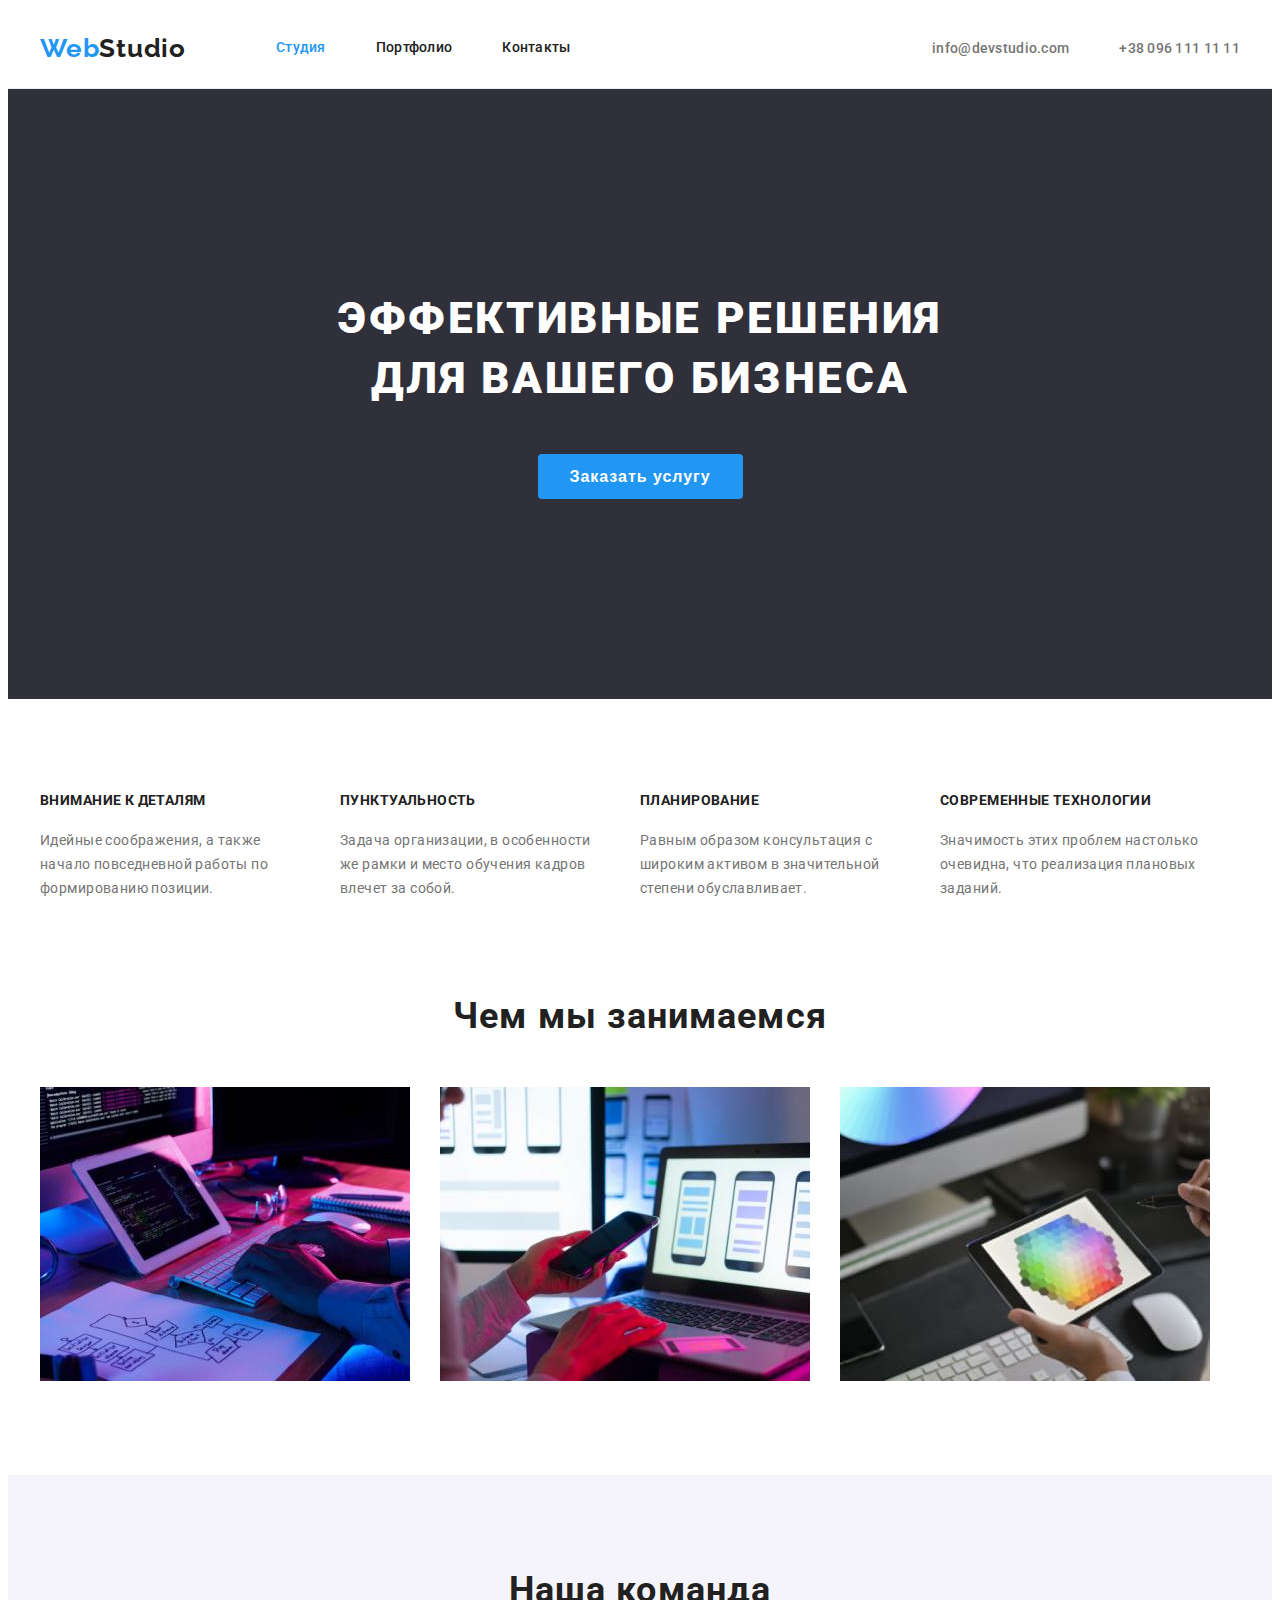
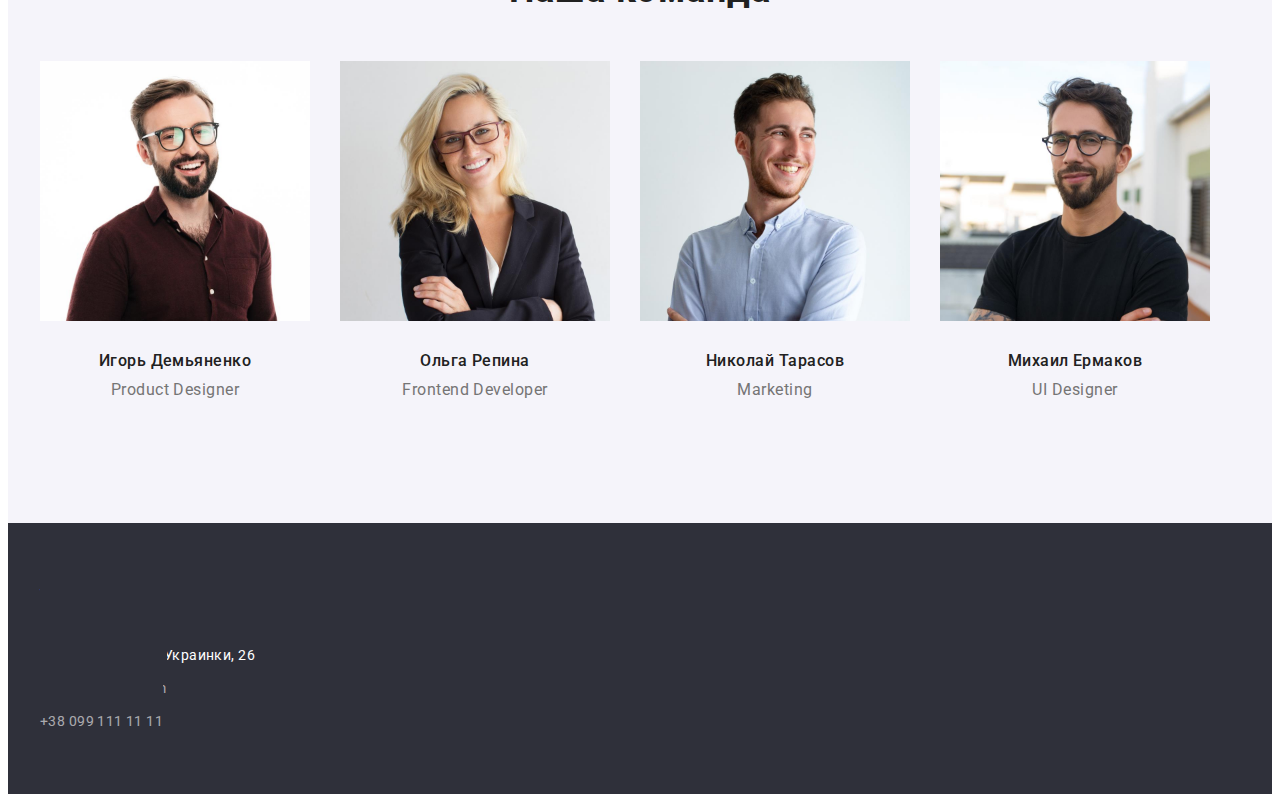
<file: index.html>
<!DOCTYPE html>
<html lang="ru">
  <head>
    <meta charset="UTF-8" />
    <meta http-equiv="X-UA-Compatible" content="IE=edge" />
    <meta name="viewport" content="width=device-width, initial-scale=1.0" />
    <title>Веб студио</title>
    <link rel="preconnect" href="https://fonts.googleapis.com" />
    <link rel="preconnect" href="https://fonts.gstatic.com" crossorigin />
    <link rel="preconnect" href="https://fonts.googleapis.com" />
    <link rel="preconnect" href="https://fonts.gstatic.com" crossorigin />
    <link
      href="https://fonts.googleapis.com/css2?family=Raleway:wght@700&family=Roboto:wght@400;500;700;900&display=swap"
      rel="stylesheet"
    />
    <link
      rel="stylesheet"
      href="https://cdnjs.cloudflare.com/ajax/libs/modern-normalize/1.1.0/modern-normalize.min.css"
      integrity="sha512-wpPYUAdjBVSE4KJnH1VR1HeZfpl1ub8YT/NKx4PuQ5NmX2tKuGu6U/JRp5y+Y8XG2tV+wKQpNHVUX03MfMFn9Q=="
      crossorigin="anonymous"
      referrerpolicy="no-referrer"
    />
    <link rel="stylesheet" href="./css/styles.css" />
  </head>
  <body>
    <!-- header -->
    <header class="header">
      <div class="container header-container">
        <nav class="header-nav">
          <a class="logo link header-logo" href="#" lang="en"
            ><span class="part-logo">Web</span>Studio</a
          >
          <ul class="list menu-list">
            <li class="menu-item">
              <a class="menu link menu-link current" href="#">Студия</a>
            </li>
            <li class="menu-item">
              <a class="menu link menu-link" href="./portfolio.html"
                >Портфолио</a
              >
            </li>
            <li class="menu-item">
              <a class="menu link menu-link" href="#">Контакты</a>
            </li>
          </ul>
        </nav>
        <ul class="contacts list">
          <li class="contacts-item">
            <a class="contacts-link link" href="mailto:info@devstudio.com"
              >info@devstudio.com</a
            >
          </li>
          <li class="contacts-item">
            <a class="contacts-link link" href="tel.:+380961111111"
              >+38 096 111 11 11</a
            >
          </li>
        </ul>
      </div>
    </header>

    <main>
      <!-- hero section -->
      <section class="hero-section">
        <div class="container hero-container">
          <h1 class="primary-title">Эффективные решения для вашего бизнеса</h1>
          <button class="btn" type="button">Заказать услугу</button>
        </div>
      </section>

      <!-- our benefits section-->

      <section class="section">
        <div class="container">
          <h2 class="benefits visually-hidden">Наши преимущества</h2>
          <ul class="benefits-list list">
            <li class="benefits-item">
              <h3 class="benefits-title">Внимание к деталям</h3>
              <p class="benefits-text">
                Идейные соображения, а также начало повседневной работы по
                формированию позиции.
              </p>
            </li>
            <li class="benefits-item">
              <h3 class="benefits-title">Пунктуальность</h3>
              <p class="benefits-text">
                Задача организации, в особенности же рамки и место обучения
                кадров влечет за собой.
              </p>
            </li>
            <li class="benefits-item">
              <h3 class="benefits-title">Планирование</h3>
              <p class="benefits-text">
                Равным образом консультация с широким активом в значительной
                степени обуславливает.
              </p>
            </li>
            <li class="benefits-item">
              <h3 class="benefits-title">Современные технологии</h3>
              <p class="benefits-text">
                Значимость этих проблем настолько очевидна, что реализация
                плановых заданий.
              </p>
            </li>
          </ul>
        </div>
      </section>

      <!-- What we do-->

      <section class="section work-section">
        <div class="container">
          <h2 class="work-title">Чем мы занимаемся</h2>
          <ul class="works-list works list">
            <li class="works-item">
              <img
                src="./images/write.jpg"
                alt="Человек пишет код"
                width="370"
                height="294"
              />
            </li>
            <li class="works-item">
              <img
                src="./images/phone.jpg"
                alt="Человек тестирует приложение"
                width="370"
                height="294"
              />
            </li>
            <li class="works-item">
              <img
                src="./images/laptop.jpg"
                alt="Человек смотрит готовый продукт"
                width="370"
                height="294"
              />
            </li>
          </ul>
        </div>
      </section>

      <!-- Our team -->

      <section class="section team-section">
        <div class="container">
          <h2 class="work-title">Наша команда</h2>
          <ul class="team-list list">
            <li class="team-item">
              <img
                src="./images/ihor.jpg"
                alt="Игорь Демьяненко"
                width="270"
                height="260"
              />
              <div class="team-item-description">
                <h3 class="team-title">Игорь Демьяненко</h3>
                <p class="team-text" lang="en">Product Designer</p>
              </div>
            </li>
            <li class="team-item">
              <img
                src="./images/olha.jpg"
                alt="Ольга Репина"
                width="270"
                height="260"
              />
              <div class="team-item-description">
                <h3 class="team-title">Ольга Репина</h3>
                <p class="team-text" lang="en">Frontend Developer</p>
              </div>
            </li>

            <li class="team-item">
              <img
                src="./images/nikolay.jpg"
                alt="Николай Тарасов"
                width="270"
                height="260"
              />
              <div class="team-item-description">
                <h3 class="team-title">Николай Тарасов</h3>
                <p class="team-text" lang="en">Marketing</p>
              </div>
            </li>
            <li class="team-item">
              <img
                src="./images/mikhail.jpg"
                alt="Михаил Ермаков"
                width="270"
                height="260"
              />
              <div class="team-item-description">
                <h3 class="team-title">Михаил Ермаков</h3>
                <p class="team-text" lang="en">UI Designer</p>
              </div>
            </li>
          </ul>
        </div>
      </section>
    </main>

    <!--footer-->

    <footer class="footer">
      <div class="container">
        <a class="logo link" href="#" lang="en"
          ><span class="footer-logo part-logo">Web</span
          ><span class="footer-logo footer-part-logo">Studio</span></a
        >
        <address class="footer-address">
          <ul class="footer-list list">
            <li class="footer-item">
              <a
                class="footer text-address link"
                href="https://goo.gl/maps/4cXXEEwMCraJ7tto8"
                target="_blank"
                rel="noopener noreferrer"
                >г. Киев, пр-т Леси Украинки, 26</a
              >
            </li>
            <li class="footer-item">
              <a
                class="footer footer-contacts link"
                href="mailto:info@devstudio.com"
                >info@example.com</a
              >
            </li>
            <li class="footer-item">
              <a class="footer footer-contacts link" href="tel.:+380961111111"
                >+38 099 111 11 11</a
              >
            </li>
          </ul>
        </address>
      </div>
    </footer>
  </body>
</html>
</file>
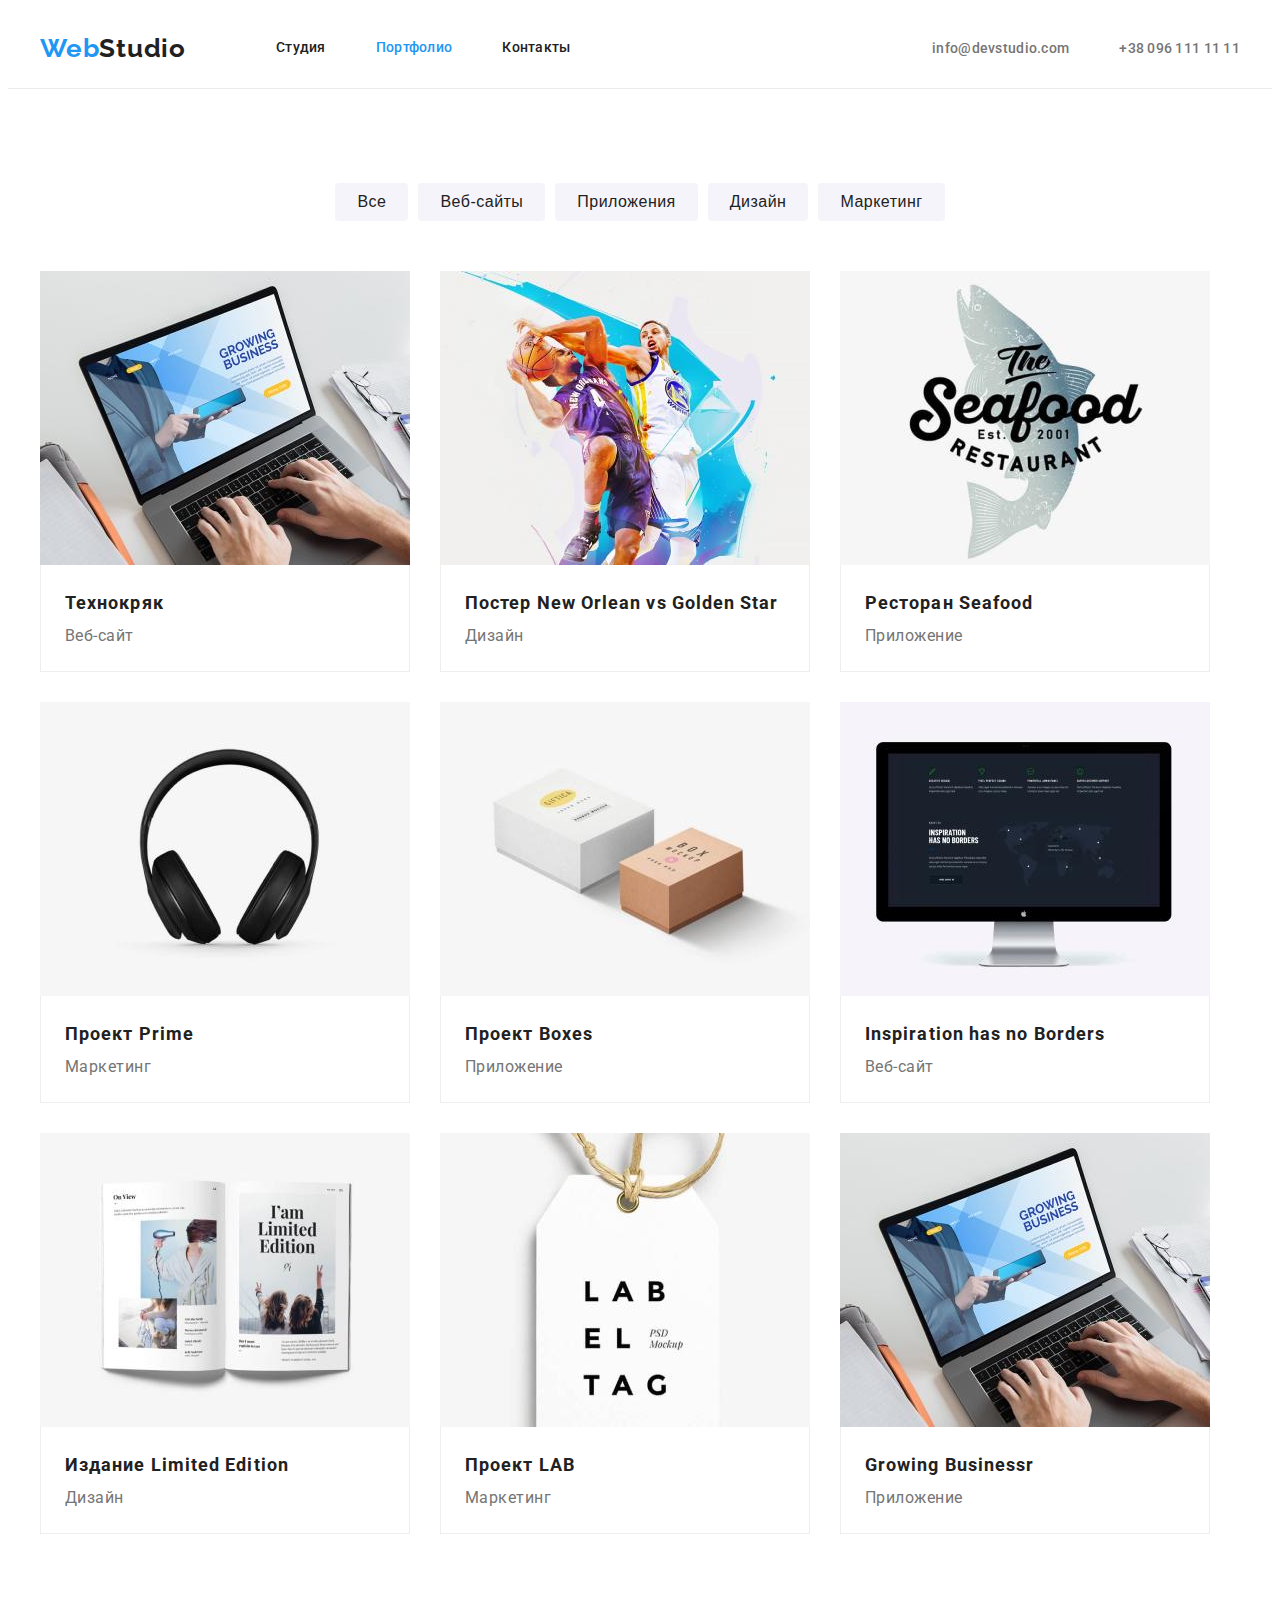
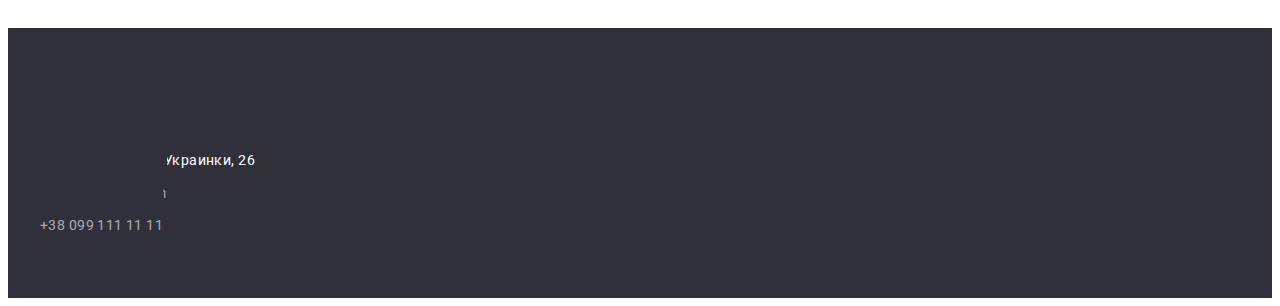
<file: portfolio.html>
<!DOCTYPE html>
<html lang="en">
  <head>
    <meta charset="UTF-8" />
    <meta http-equiv="X-UA-Compatible" content="IE=edge" />
    <meta name="viewport" content="width=device-width, initial-scale=1.0" />
    <title>Document</title>
    <link rel="preconnect" href="https://fonts.googleapis.com" />
    <link rel="preconnect" href="https://fonts.gstatic.com" crossorigin />
    <link rel="preconnect" href="https://fonts.googleapis.com" />
    <link rel="preconnect" href="https://fonts.gstatic.com" crossorigin />
    <link
      href="https://fonts.googleapis.com/css2?family=Raleway:wght@700&family=Roboto:wght@400;500;700;900&display=swap"
      rel="stylesheet"
    />
    <link
      rel="stylesheet"
      href="https://cdnjs.cloudflare.com/ajax/libs/modern-normalize/1.1.0/modern-normalize.min.css"
      integrity="sha512-wpPYUAdjBVSE4KJnH1VR1HeZfpl1ub8YT/NKx4PuQ5NmX2tKuGu6U/JRp5y+Y8XG2tV+wKQpNHVUX03MfMFn9Q=="
      crossorigin="anonymous"
      referrerpolicy="no-referrer"
    />
    <link rel="stylesheet" href="./css/styles.css" />
  </head>
  <body>
    <!-- header -->
    <header class="header">
      <div class="container header-container">
        <nav class="header-nav">
          <a class="logo link header-logo" href="#" lang="en"
            ><span class="part-logo">Web</span>Studio</a
          >
          <ul class="menu-list list">
            <li class="menu-item">
              <a class="link menu-link" href="./index.html">Студия</a>
            </li>
            <li class="menu-item">
              <a class="menu-link link current" href="#">Портфолио</a>
            </li>
            <li class="menu-item">
              <a class="menu-link link" href="#">Контакты</a>
            </li>
          </ul>
        </nav>
        <ul class="contacts list">
          <li class="contacts-item">
            <a class="contacts-link link" href="mailto:info@devstudio.com"
              >info@devstudio.com</a
            >
          </li>
          <li class="contacts-item">
            <a class="contacts-link link" href="tel.:+380961111111"
              >+38 096 111 11 11</a
            >
          </li>
        </ul>
      </div>
    </header>
    <main>
      <!-- filter -->
      <section class="section">
        <div class="container">
          <h1 class="visually-hidden">Наши проекты</h1>
          <ul class="projects list projects-list">
            <li class="projects-item">
              <button type="button" class="portfolio-btn">Все</button>
            </li>
            <li class="projects-item">
              <button type="button" class="portfolio-btn">Веб-сайты</button>
            </li>
            <li class="projects-item">
              <button type="button" class="portfolio-btn">Приложения</button>
            </li>
            <li class="projects-item">
              <button type="button" class="portfolio-btn">Дизайн</button>
            </li>
            <li class="projects-item">
              <button type="button" class="portfolio-btn">Маркетинг</button>
            </li>
          </ul>
          <!-- Examples -->

          <ul class="examples list examples-list">
            <li class="examples-item">
              <img
                src="./images/notebook_2.jpg"
                alt="Технокряк"
                width="370"
                height="294"
              />
              <div class="examples-item-description">
                <h2 class="portfolio-title">Технокряк</h2>
                <p class="portfolio-text">Веб-сайт</p>
              </div>
            </li>
            <li class="examples-item">
              <img
                src="./images/players.jpg"
                alt="Постер New Orlean vs Golden Star"
                width="370"
                height="294"
              />
              <div class="examples-item-description">
                <h2 class="portfolio-title">
                  Постер New Orlean vs Golden Star
                </h2>
                <p class="portfolio-text">Дизайн</p>
              </div>
            </li>

            <li class="examples-item">
              <img
                src="./images/seafood.jpg"
                alt="Ресторан Seafood"
                width="370"
                height="294"
              />
              <div class="examples-item-description">
                <h2 class="portfolio-title">Ресторан Seafood</h2>
                <p class="portfolio-text">Приложение</p>
              </div>
            </li>

            <li class="examples-item">
              <img
                src="./images/headphones.jpg"
                alt="Проект Prime"
                width="370"
                height="294"
              />
              <div class="examples-item-description">
                <h2 class="portfolio-title">Проект Prime</h2>
                <p class="portfolio-text">Маркетинг</p>
              </div>
            </li>

            <li class="examples-item">
              <img
                src="./images/boxes.jpg"
                alt="Проект Boxes"
                width="370"
                height="294"
              />
              <div class="examples-item-description">
                <h2 class="portfolio-title">Проект Boxes</h2>
                <p class="portfolio-text">Приложение</p>
              </div>
            </li>

            <li class="examples-item">
              <img
                src="./images/monitor.jpg"
                alt="Inspiration has no Borders"
                width="370"
                height="294"
              />
              <div class="examples-item-description">
                <h2 class="portfolio-title">Inspiration has no Borders</h2>
                <p class="portfolio-text">Веб-сайт</p>
              </div>
            </li>

            <li class="examples-item">
              <img
                src="./images/book.jpg"
                alt="Издание Limited Edition"
                width="370"
                height="294"
              />
              <div class="examples-item-description">
                <h2 class="portfolio-title">Издание Limited Edition</h2>
                <p class="portfolio-text">Дизайн</p>
              </div>
            </li>

            <li class="examples-item">
              <img
                src="./images/lab.jpg"
                alt="Проект LAB"
                width="370"
                height="294"
              />
              <div class="examples-item-description">
                <h2 class="portfolio-title">Проект LAB</h2>
                <p class="portfolio-text">Маркетинг</p>
              </div>
            </li>

            <li class="examples-item">
              <img
                src="./images/notebook_2.jpg"
                alt="Growing Business"
                width="370"
                height="294"
              />
              <div class="examples-item-description">
                <h2 class="portfolio-title">Growing Businessr</h2>
                <p class="portfolio-text">Приложение</p>
              </div>
            </li>
          </ul>
        </div>
      </section>
    </main>

    <!-- footer -->
    <footer class="footer">
      <div class="container">
        <a class="logo link" href="#" lang="en"
          ><span class="footer-logo part-logo">Web</span
          ><span class="footer-logo footer-part-logo">Studio</span></a
        >
        <address class="footer-address">
          <ul class="footer-list list">
            <li class="footer-item">
              <a
                class="footer text-address link"
                href="https://goo.gl/maps/4cXXEEwMCraJ7tto8"
                target="_blank"
                rel="noopener noreferrer"
                >г. Киев, пр-т Леси Украинки, 26</a
              >
            </li>
            <li class="footer-item">
              <a
                class="footer footer-contacts link"
                href="mailto:info@devstudio.com"
                >info@example.com</a
              >
            </li>
            <li class="footer-item">
              <a class="footer footer-contacts link" href="tel.:+380961111111"
                >+38 099 111 11 11</a
              >
            </li>
          </ul>
        </address>
      </div>
    </footer>
  </body>
</html>
</file>
<file: css/styles.css>
:root {
  --header-color: #212121;
  --primary-title-color: #212121;
  --second-text-color: #757575;
  --third-text-color: #ffffff;
  --accent-colr: #2196f3;
  --portfolio-btn-color: #f5f4fa;
  --address-hover-color: #188ce8;
  --item-border: #EEEEEE;
}

p,
h1,
h2,
h3,
h4,
h5,
h6 {
  margin: 0;
}

ul {
  margin: 0;
  padding: 0;
}

img {
  display: block;
  max-width: 100%;
  height: auto;
}

body {
  font-family: "Roboto", sans-serif;
}

.container {
  width: 1200px;
  padding-left: 15px;
  padding-right: 15px;
  margin: 0 auto;
}

.header-container {
  display: flex;
}

.link.current {
  color: var(--accent-colr);
}
.visually-hidden {
  position: absolute;
  white-space: nowrap;
  width: 1px;
  height: 1px;
  overflow: hidden;
  border: 0;
  padding: 0;
  clip: rect(0 0 0 0);
  clip-path: inset(50%);
  margin: -1px;
}
.list {
  list-style: none;
}
.link {
  text-decoration: none;
}
.header {
  border-bottom-style: solid;
  border-bottom-width: 1px;
  border-bottom-color: #ECECEC;
}
.header-nav {
  display: flex;
  align-items: center;
}
.part-logo {
  font-family: Raleway;
  font-weight: 700;
  font-size: 26px;
  line-height: 1.19;
  letter-spacing: 0.03em;
  color: var(--accent-colr);
}
.logo {
  
  font-family: Raleway;
  font-weight: 700;
  font-size: 26px;
  line-height: 1.19;
  letter-spacing: 0.03em;
  color: var(--header-color);
}
.header-logo {
  margin-right: 90px;
}
.menu-item:not(:last-child) {
  margin-right: 50px;
}
.menu-list {
  display: flex;
}
.menu-link {
  display: block;
  padding-top: 32px;
  padding-bottom: 32px;
  font-weight: 500;
  font-size: 14px;
  line-height: 1.14;
  letter-spacing: 0.02em;
  color: var(--header-color);
}
.menu-link:hover,
.menu-link:focus {
  color: var(--accent-colr);
}
.contacts {
  display: flex;
  margin-left: auto;
  align-items: center;
}
.contacts-item:not(:last-child) {
  margin-right: 50px;
}

.contacts-link {
  padding-top: 32px;
  padding-bottom: 32px;
  font-weight: 500;
  font-size: 14px;
  line-height: 1.14;
  letter-spacing: 0.02em;
  color: var(--second-text-color);
}
.contacts-link:hover,
.contacts-link:focus {
  color: var(--accent-colr);
}

.hero-section {
  background-color: #2f303a;
  padding-top: 200px;
  padding-bottom: 200px;
}
.hero-container {
  text-align: center;
}
.primary-title {
  margin: auto;
  width: 696px;
  font-weight: 900;
  font-size: 44px;
  line-height: 1.36;
  text-align: center;
  letter-spacing: 0.06em;
  text-transform: uppercase;
  color: #ffffff;
}

.btn {
  margin-top: 45px;
  padding: 10px 32px;
  border-radius: 4px;
  border: 0px;
  font-weight: 700;
  font-size: 16px;
  line-height: 1.6;
  align-items: center;
  text-align: center;
  letter-spacing: 0.06em;
  color: var(--third-text-color);
  background-color: var(--accent-colr);
  cursor: pointer;
}

.btn:hover,
.btn:focus {
  background-color: #188ce8;
}
.section {
  padding-top: 94px;
  padding-bottom: 94px;
}
.benefits-list {
  display: flex;
}
.benefits-item:not(:last-child) {
  margin-right: 30px;
}
.benefits-item {
  width: 270px;
}
.benefits-title {
  margin-bottom: 20px;
  font-weight: 700;
  font-size: 14px;
  line-height: 1.14;
  letter-spacing: 0.03em;
  text-transform: uppercase;
  color: var(--primary-title-color);
}
.benefits-text {
  font-size: 14px;
  line-height: 1.71;
  letter-spacing: 0.03em;
  color: var(--second-text-color);
}
.work-section {
  padding-top: 0px;
  padding-bottom: 94px;
}
.works-list {
  display: flex;
  flex-wrap: wrap;
  margin-left: -30px;
}
.works-item {
  flex-basis: calc((100% - 4 * 30px)) / 4;
  margin-left: 30px;
}
.work-title {
  margin-bottom: 50px;
  font-weight: 700;
  font-size: 36px;
  line-height: 1.17;
  text-align: center;
  letter-spacing: 0.03em;
  color: var(--primary-title-color);
}
.team-section {
  background-color: var(--portfolio-btn-color);
}
.team-list {
  display: flex;
  flex-wrap: wrap;
  margin-left: -30px;
}
.team-item {
  flex-basis: calc((100% - 4 * 30px)) / 4;
  margin-left: 30px;
}
.team-item-description {
  padding-top: 30px;
  padding-bottom: 30px;
}
.team-title {
  text-align: center;
  margin-bottom: 10px;
  font-weight: 500;
  font-size: 16px;
  line-height: 1.19;
  letter-spacing: 0.03em;
  color: var(--header-color);
}
.team-text {
  text-align: center;
  font-size: 16px;
  line-height: 1.19;
  letter-spacing: 0.03em;
  color: var(--second-text-color);
}
.footer {
  background-color: #2f303a;
  font-style: normal;
  padding-top: 60px;
  padding-bottom: 60px;
  
}

.footer-item:not(:last-child) {
  margin-bottom: 9px;
}

.footer-logo {
  margin-right: 0px;
}
.footer-part-logo {
  font-family: Raleway;
  font-weight: 700;
  font-size: 26px;
  line-height: 1.19;
  letter-spacing: 0.03em;
  color: var(--third-text-color);
}
.footer-address {
  margin-top: 30px;
}
.text-address {
  font-size: 14px;
  line-height: 1.71;
  letter-spacing: 0.03em;
  color: var(--third-text-color);
}
.footer-contacts {
  font-size: 14px;
  line-height: 1.71;
  letter-spacing: 0.03em;
  color: rgba(255, 255, 255, 0.6);
}

.text-address:hover,
.text-address:focus {
  color: var(--address-hover-color);
}
.footer-contacts:hover,
.footer-contacts:focus {
  color: var(--address-hover-color);
}

/*portfolio*/

.projects-list {
  display: flex;
  margin-bottom: 50px;
  justify-content: center;
}
.projects-item {
  flex-basis: calc((100% - 5 * 10px)) / 5;
}
.projects-item:not(:first-child) {
  margin-left: 10px;
}

.examples-list {
  display: flex;
  flex-wrap: wrap;
  margin-bottom: -30px;
  margin-left: -30px;
}
.examples-item {
  flex-basis: calc((100% - 9 * 30px)) / 9;
  margin-bottom: 30px;
  margin-left: 30px;
  
}

.examples-item-description {
  padding: 20px 24px;
  border-bottom: 1px solid var(--item-border);
  border-right: 1px solid var(--item-border);
  border-left: 1px solid var(--item-border);
}

.portfolio-btn {
  padding: 6px 22px;
  min-height: 38px;
  min-width: fit-content;
  border-radius: 4px;
  border: 0px;
  font-weight: 500;
  font-size: 16px;
  line-height: 1.62;
  text-align: center;
  letter-spacing: 0.03em;
  color: var(--header-color);
  background-color: var(--portfolio-btn-color);
  cursor: pointer;
}
.portfolio-btn:hover,
.portfolio-btn:focus {
  color: var(--third-text-color);
  background-color: var(--accent-colr);
}
.portfolio-title {
  font-weight: 700;
  font-size: 18px;
  line-height: 2;
  letter-spacing: 0.06em;
  color: var(--header-color);
}
.portfolio-text {
  font-size: 16px;
  line-height: 1.87;
  letter-spacing: 0.03em;
  color: var(--second-text-color);
}
</file>
